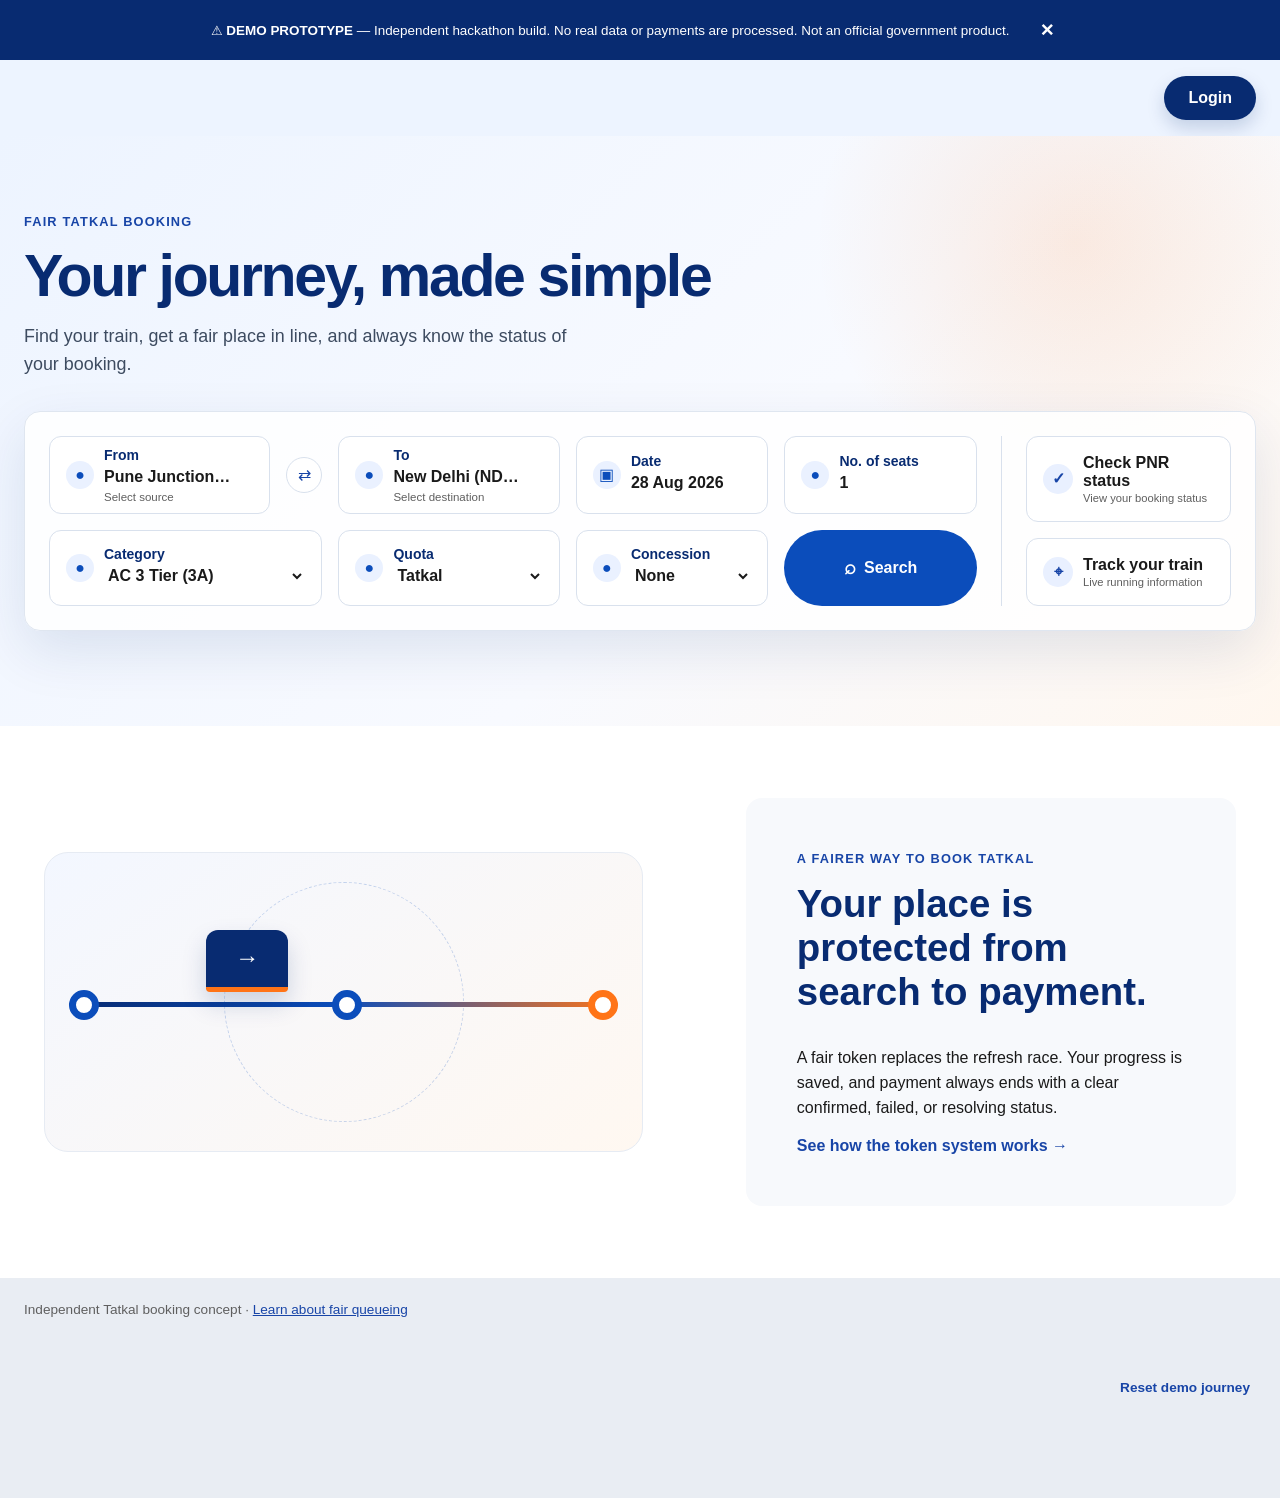
<file: index.html>
<!doctype html>
<html lang="en">
<head>
  <meta charset="utf-8">
  <meta name="viewport" content="width=device-width, initial-scale=1">
  <meta name="description" content="TatkalFair independent fair-queue booking prototype">
  <title>TatkalFair — Fair queue booking</title>
  <link rel="stylesheet" href="css/base.css">
  <link rel="stylesheet" href="css/layout.css">
  <link rel="stylesheet" href="css/components.css">
  <link rel="stylesheet" href="css/states.css">
  <link rel="stylesheet" href="css/responsive.css">
</head>
<body>
  <div id="demo-banner"></div>
  <div id="app" aria-live="polite"></div>
  <div id="toast" class="toast" role="status" aria-live="polite"></div>
  <script type="module" src="js/main.js"></script>
</body>
</html>
</file>
<file: css/base.css>
:root { --navy:#082b71; --blue:#0b4dbb; --azure:#1845a7; --orange:#ff7417; --green:#1c7d48; --rose:#8b073a; --ink:#1a1a1a; --muted:#5f5f5f; --line:#d9e1ed; --wash:#f6f9ff; --tint:#eeeeFA; --white:#fff; --space-2:2px; --space-4:4px; --space-6:6px; --space-8:8px; --space-10:10px; --space-16:16px; --space-18:18px; --space-24:24px; --space-32:32px; --space-48:48px; --radius-4:4px; --radius-8:8px; --radius-12:12px; --radius-16:16px; --radius-pill:999px; --shadow:0 14px 36px rgba(8,43,113,.12); --font-body:"Open Sans",Arial,sans-serif; --font-display:Quicksand,"Trebuchet MS",sans-serif; }
* { box-sizing:border-box; }
html { background:var(--wash); color:var(--ink); font-family:var(--font-body); font-size:16px; }
body { margin:0; min-width:320px; }
button, input, select { font:inherit; }
button, a, input, select { min-height:44px; }
button { cursor:pointer; }
button:disabled { cursor:not-allowed; opacity:.55; }
a { color:var(--azure); }
h1,h2,h3,p { margin-top:0; }
h1,h2,h3 { color:var(--navy); }
h1 { font-family:var(--font-display); font-size:clamp(2rem,4vw,3.7rem); line-height:1.06; letter-spacing:-.04em; }
h2 { font-size:1.35rem; }
h3 { font-size:1rem; }
p { line-height:1.55; }
small,.helper { color:var(--muted); font-size:.875rem; }
label { display:block; color:var(--navy); font-size:.875rem; font-weight:700; margin-bottom:var(--space-6); }
input,select { background:var(--white); border:1px solid var(--line); border-radius:var(--radius-8); color:var(--ink); padding:0 var(--space-10); width:100%; }
input:focus,select:focus,button:focus-visible,a:focus-visible { outline:3px solid rgba(255,116,23,.5); outline-offset:2px; }
hr { border:0; border-top:1px solid var(--line); margin:var(--space-24) 0; }
.hidden,[hidden] { display:none!important; }
.muted { color:var(--muted); }
.eyebrow { color:var(--azure); font-size:.8rem; font-weight:800; letter-spacing:.09em; text-transform:uppercase; }
.lead { color:#364152; font-size:1.08rem; max-width:62ch; }
</file>
<file: css/layout.css>
.demo-banner { align-items:center; background:var(--navy); color:var(--white); display:flex; font-size:.84rem; gap:var(--space-16); justify-content:center; min-height:44px; padding:var(--space-8) var(--space-24); text-align:center; }
.site-header { align-items:center; background:var(--white); border-bottom:1px solid var(--line); display:flex; gap:var(--space-24); justify-content:space-between; margin:auto; min-height:74px; padding:var(--space-10) max(var(--space-24), calc((100vw - 1240px)/2)); }
.site-header nav { display:flex; gap:var(--space-24); margin-left:auto; }
.site-header nav a { align-content:center; color:var(--ink); font-size:.9rem; text-decoration:none; }
.brand { align-items:center; color:var(--navy); display:flex; font-family:var(--font-display); font-size:1.3rem; font-weight:800; gap:var(--space-8); text-decoration:none; }
.brand span span { color:var(--orange); }
.brand-mark { align-items:center; background:var(--navy); border-radius:50%; color:var(--white); display:flex; font-family:var(--font-body); font-size:.65rem; height:34px; justify-content:center; width:34px; }
.profile-button,.icon-button,.text-button { background:transparent; border:0; color:var(--azure); font-weight:700; }
.profile-button { color:var(--navy); }
.icon-button { color:inherit; font-size:1.4rem; min-width:44px; padding:0; }
.page { margin:0 auto; max-width:1240px; padding:var(--space-48) var(--space-24); }
.two-column { align-items:start; display:grid; gap:var(--space-32); grid-template-columns:minmax(0,1.65fr) minmax(300px,.8fr); }
.content-card,.summary-card,.train-card,.more-trains { background:var(--white); border:1px solid var(--line); border-radius:var(--radius-16); box-shadow:0 4px 15px rgba(8,43,113,.04); padding:var(--space-32); }
.site-footer { border-top:1px solid var(--line); color:var(--muted); display:flex; font-size:.85rem; justify-content:space-between; margin-top:var(--space-48); padding:var(--space-24) max(var(--space-24), calc((100vw - 1240px)/2)); }
.home { background:var(--white); }
.home-booking { background:radial-gradient(circle at 84% 18%,rgba(255,116,23,.12),transparent 22%),linear-gradient(135deg,#edf4ff 0%,#f8faff 58%,#fff7ef 100%); min-height:590px; padding:76px max(var(--space-24), calc((100vw - 1240px)/2)) 88px; position:relative; }
.hero { max-width:760px; }
.hero h1 { color:var(--navy); font-size:clamp(calc(2.65rem - 5px),calc(5vw - 5px),calc(4.65rem - 5px)); margin-bottom:var(--space-16); white-space:nowrap; }
.hero>p:not(.eyebrow) { color:#3d4b60; font-size:1.12rem; margin-bottom:var(--space-32); max-width:56ch; }
.search-card { background:rgba(255,255,255,.88); border:1px solid #dfe6f0; border-radius:var(--radius-16); box-shadow:0 20px 55px rgba(8,43,113,.11); display:grid; gap:var(--space-24); grid-template-columns:minmax(0,1fr) 230px; max-width:1240px; padding:var(--space-24); }
.search-grid { display:grid; gap:var(--space-16); grid-template-areas:"from swap to date seats" "category category quota concession submit"; grid-template-columns:1.15fr 36px 1.15fr 1fr 1fr; }
.search-field { align-items:center; background:var(--white); border:1px solid var(--line); border-radius:var(--radius-12); display:grid; gap:var(--space-10); grid-template-columns:28px minmax(0,1fr); min-height:76px; padding:10px var(--space-16); transition:border-color .2s,box-shadow .2s; }
.search-field:focus-within { border-color:var(--blue); box-shadow:0 0 0 3px rgba(11,77,187,.1); }
.field-icon { align-items:center; background:#eaf1ff; border-radius:50%; color:var(--blue); display:flex; height:28px; justify-content:center; width:28px; }
.search-field>div { min-width:0; }
.search-field label { margin:0; }
.search-field input,.search-field select { border:0; border-radius:0; font-weight:700; min-height:28px; overflow:hidden; padding:0; text-overflow:ellipsis; white-space:nowrap; }
.search-field small { display:block; font-size:.72rem; }
.field-from { grid-area:from; }.field-to { grid-area:to; }.field-date { grid-area:date; }.field-seats { grid-area:seats; }.field-category { grid-area:category; }.field-quota { grid-area:quota; }.field-concession { grid-area:concession; }
.swap-stations { align-self:center; background:var(--white); border:1px solid var(--line); border-radius:50%; color:var(--azure); grid-area:swap; min-height:36px; padding:0; width:36px; }
.search-submit { align-self:stretch; gap:var(--space-8); grid-area:submit; }
.search-submit .search-icon { font-size:1.25rem; margin:0; }
.search-submit.is-locked { background:#aeb8c7; cursor:not-allowed; }
.utility-links { border-left:1px solid var(--line); display:grid; gap:var(--space-16); padding-left:var(--space-24); }
.utility-links button { align-items:center; background:var(--white); border:1px solid var(--line); border-radius:var(--radius-12); color:var(--ink); display:flex; font-weight:700; gap:var(--space-10); justify-content:flex-start; padding:var(--space-10) var(--space-16); text-align:left; transition:border-color .2s,transform .2s; }
.utility-links button:hover { border-color:var(--blue); transform:translateY(-1px); }
.utility-links button>span:last-child { display:flex; flex-direction:column; gap:2px; }
.utility-links button small { font-size:.7rem; font-weight:400; }
.utility-icon { align-items:center; background:#e9f0ff; border-radius:50%; color:var(--azure); display:flex; flex:0 0 auto; height:30px; justify-content:center; width:30px; }
.home-story { align-items:center; display:grid; gap:clamp(48px,8vw,120px); grid-template-columns:1.1fr .9fr; margin:auto; max-width:1240px; min-height:470px; padding:72px var(--space-24); }
.home-story article { background:#f7f9fc; border-radius:var(--radius-16); padding:clamp(28px,4vw,52px); }
.home-story article h2 { font-family:var(--font-display); font-size:clamp(1.8rem,3vw,2.75rem); line-height:1.15; }
.home-story article a { font-weight:800; text-decoration:none; }
.story-visual { background:linear-gradient(145deg,#f3f7ff,#fff8f1); border:1px solid #e6ebf3; border-radius:24px; min-height:300px; overflow:hidden; position:relative; }
.story-orbit { border:1px dashed rgba(11,77,187,.22); border-radius:50%; height:240px; left:50%; position:absolute; top:50%; transform:translate(-50%,-50%); width:240px; }
.rail-line { background:linear-gradient(90deg,var(--navy),var(--blue),var(--orange)); border-radius:var(--radius-pill); height:5px; left:4%; position:absolute; right:4%; top:50%; }
.journey-dot { background:var(--white); border:7px solid var(--blue); border-radius:50%; height:30px; position:absolute; top:calc(50% - 12px); width:30px; }.dot-one { left:4%; }.dot-two { left:48%; }.dot-three { border-color:var(--orange); right:4%; }
.train-glyph { align-items:center; background:var(--navy); border-bottom:5px solid var(--orange); border-radius:12px 12px 4px 4px; box-shadow:0 12px 24px rgba(8,43,113,.18); color:var(--white); display:flex; font-size:1.5rem; height:62px; justify-content:center; left:27%; position:absolute; top:calc(50% - 72px); width:82px; }
.login-button { display:none; }
body[data-route="home"] .site-header { background:#edf4ff; border:0; min-height:76px; }
body[data-route="home"] .site-header .brand,body[data-route="home"] .site-header nav { visibility:hidden; }
body[data-route="home"] .login-button { background:var(--navy); border-radius:var(--radius-pill); box-shadow:0 8px 18px rgba(8,43,113,.18); color:var(--white); display:block; padding:0 var(--space-24); }
body[data-route="home"] .account-button { display:none; }
body[data-route="home"] .site-footer { background:#e9edf3; border:0; margin:0; min-height:220px; }
.login-error { align-items:center; background:#fff; border-left:5px solid var(--rose); border-radius:var(--radius-8); box-shadow:var(--shadow); color:var(--ink); display:flex; font-weight:700; gap:var(--space-16); justify-content:space-between; max-width:min(420px,calc(100vw - 32px)); padding:var(--space-16); position:fixed; right:var(--space-24); top:var(--space-24); z-index:30; }
.login-error .icon-button { color:var(--rose); flex:0 0 44px; }
.token-system-modal { background:var(--white); border-radius:var(--radius-16); box-shadow:var(--shadow); max-width:805px; padding:64px 56px 56px; position:relative; text-align:center; width:100%; }
.token-system-modal>.icon-button { color:var(--ink); font-size:2.5rem; position:absolute; right:var(--space-24); top:var(--space-16); }
.token-system-modal .modal-icon { margin-bottom:var(--space-24); }
.token-modal-kicker { color:var(--navy); font-family:var(--font-display); font-size:1.45rem; font-weight:800; margin-bottom:var(--space-32); }
.token-system-modal h2 { color:var(--ink); font-family:var(--font-display); font-size:clamp(1.25rem,2.25vw,1.8rem); font-weight:500; line-height:1.65; margin:0 auto var(--space-48); max-width:680px; }
.token-system-modal h2 strong { color:var(--navy); font-size:clamp(1.75rem,3.4vw,2.7rem); font-weight:800; }
.token-system-modal h2 span { color:var(--orange); display:inline-block; font-size:.5em; vertical-align:middle; }
.token-modal-actions { display:flex; gap:var(--space-16); justify-content:center; }
.token-modal-actions .button { min-width:165px; }
.listing-page-wireframe { max-width:1380px; }
.listing-search-bar { align-items:stretch; background:#f0f3f7; display:grid; gap:var(--space-16); grid-template-columns:auto repeat(7,minmax(105px,1fr)) auto; margin-bottom:var(--space-24); padding:var(--space-16); }
.listing-search-bar>span { background:var(--white); display:flex; flex-direction:column; justify-content:center; min-height:58px; overflow:hidden; padding:var(--space-8) var(--space-10); }
.listing-search-bar small { color:var(--muted); }.listing-search-bar b { font-size:.76rem; overflow:hidden; text-overflow:ellipsis; white-space:nowrap; }
.listing-back { align-items:center; color:var(--ink); display:flex; gap:var(--space-6); text-decoration:none; }
.listing-controls { align-items:center; display:grid; gap:var(--space-24); grid-template-columns:minmax(0,1fr) auto; margin-bottom:var(--space-32); }
.listing-dates { background:#f0f3f7; margin:0; padding:var(--space-16); }.listing-dates button { background:transparent; border:0; min-width:160px; }.listing-dates .selected { background:var(--white); border:0; color:var(--ink); }
.filter-actions { display:flex; gap:var(--space-16); }
.result-train { background:#fffdfd; border:1px solid var(--line); margin-bottom:var(--space-24); padding:var(--space-32); }
.train-overview { align-items:center; display:grid; gap:var(--space-24); grid-template-columns:1.15fr auto .9fr 1.2fr .9fr .85fr; }
.train-identity h2 { font-size:1rem; margin:var(--space-6) 0 var(--space-16); text-transform:uppercase; }.class-tags { display:flex; gap:var(--space-8); }.class-tags span { background:#eef0f3; font-size:.72rem; padding:var(--space-4) var(--space-8); }
.train-service-icons { border-right:1px solid var(--line); color:#d5dbe3; display:flex; font-size:1.5rem; gap:var(--space-8); padding-right:var(--space-18); }
.station-block { display:flex; flex-direction:column; font-size:.88rem; }.station-block span { color:var(--muted); }.arrival { text-align:right; }
.route-duration { align-items:center; color:var(--muted); display:flex; flex-direction:column; font-size:.8rem; }.route-duration i { background:var(--line); height:2px; margin:var(--space-8) 0; position:relative; width:100%; }.route-duration i::after { border-right:2px solid var(--line); border-top:2px solid var(--line); content:""; height:8px; position:absolute; right:0; top:-4px; transform:rotate(45deg); width:8px; }
.train-availability { border-left:1px solid var(--line); display:flex; flex-direction:column; gap:var(--space-16); padding-left:var(--space-24); }.running-days { color:var(--muted); font-size:.75rem; text-decoration:line-through; white-space:nowrap; }
.available-classes { border:1px solid var(--line); margin-top:var(--space-24); padding:var(--space-16); }.class-cards { display:grid; gap:var(--space-16); grid-template-columns:repeat(5,1fr); }
.class-card { border:1px solid #bdc6d2; display:flex; flex-direction:column; min-height:175px; padding:var(--space-16); }.class-card h4 { color:var(--navy); margin:0 0 var(--space-6); }.class-card p { color:var(--orange); font-size:.84rem; margin-bottom:var(--space-6); }.class-card strong { margin-bottom:var(--space-16); }.class-card .button { align-self:flex-start; margin-top:auto; }.class-card.sold-out { opacity:.58; }
.listing-heading { align-items:end; display:flex; justify-content:space-between; margin-bottom:var(--space-24); }
.listing-heading h1 { font-size:2.2rem; }
.date-strip { display:flex; gap:var(--space-8); margin-bottom:var(--space-24); overflow:auto; }
.date-strip button { background:var(--white); border:1px solid var(--line); border-radius:var(--radius-8); min-width:130px; padding:0 var(--space-10); }
.date-strip .selected { border-color:var(--blue); color:var(--blue); font-weight:700; }
.train-card header,.class-row,.alternate-row,.journey-time,.ticket-route,.ticket-details,.status-actions { align-items:center; display:flex; gap:var(--space-16); justify-content:space-between; }
.train-number { color:var(--muted); font-size:.85rem; font-weight:700; }
.journey-time { font-size:.88rem; min-width:210px; }
.journey-time span { color:var(--muted); font-size:.78rem; text-align:center; }
.class-list { border-top:1px solid var(--line); margin-top:var(--space-24); padding-top:var(--space-16); }
.class-list h3 span { color:var(--muted); float:right; font-size:.8rem; font-weight:400; }
.class-row { border-top:1px solid #edf0f6; min-height:58px; }
.class-row span,.token-count { color:var(--orange); font-size:.85rem; font-weight:700; }
.compact { min-height:38px!important; padding:0 var(--space-16)!important; }
.more-trains { margin-top:var(--space-24); }
.back-link { display:inline-block; margin-bottom:var(--space-16); text-decoration:none; }
.token-distribution-page { max-width:1320px; position:relative; }
.token-distribution-layout { align-items:start; display:grid; gap:var(--space-48); grid-template-columns:minmax(0,1.35fr) minmax(360px,.9fr); }
.token-distribution-main>h1 { font-size:2.25rem; margin-top:var(--space-16); }
.request-token-wrap { display:inline-block; margin:var(--space-10) 0 160px; position:relative; z-index:22; }
.request-token-wrap>.button { box-shadow:0 0 0 16px var(--white); }
.request-token-wrap>.button.primary { background:#0b4dbb; border-color:#0b4dbb; color:#fff; }
.request-token-wrap>.button.primary:hover { background:#082b71; border-color:#082b71; color:#fff; }
body.token-guidance-dismissed .request-token-wrap { margin-bottom:var(--space-48); }
body.token-guidance-dismissed .request-token-wrap>.button { box-shadow:none; }
.token-granted-row { align-items:center; display:flex; gap:var(--space-32); margin:var(--space-10) 0 var(--space-48); }
.token-granted-row>.button { flex:0 0 auto; }
.token-granted-row>.button.secondary { border-color:#9aa5b3; color:var(--ink); }
.token-granted-row p { align-items:center; color:var(--muted); display:flex; gap:var(--space-10); margin:0; }
.granted-dot { background:var(--green); border-radius:50%; flex:0 0 auto; height:12px; width:12px; }
.token-granted-row b { color:var(--navy); }
.passenger-dialog { background:var(--white); border-radius:var(--radius-16); box-shadow:var(--shadow); max-width:620px; padding:var(--space-32); position:relative; width:100%; }.passenger-dialog .dialog-close { color:var(--ink); position:absolute; right:var(--space-10); top:var(--space-10); }.passenger-dialog>p { color:var(--muted); }
.saved-passenger-list { display:grid; gap:var(--space-10); margin:var(--space-24) 0; }.saved-passenger-list label { align-items:center; border:1px solid var(--line); border-radius:var(--radius-8); display:flex; gap:var(--space-16); margin:0; padding:var(--space-16); }.saved-passenger-list input { flex:0 0 auto; min-height:auto; width:auto; }.saved-passenger-list span { display:flex; flex-direction:column; }.saved-passenger-list small { margin-top:var(--space-4); }
.new-passenger-form { display:grid; gap:var(--space-16); grid-template-columns:1fr 1fr; margin-top:var(--space-24); }.new-passenger-form .button { grid-column:1/-1; justify-self:start; }
.selected-passengers { background:#f5f8fe; border:1px solid #cfdbef; border-radius:var(--radius-8); margin-top:-20px; padding:var(--space-16); }.selected-passengers h3 { margin-bottom:var(--space-10); }.selected-passengers article { display:flex; flex-direction:column; gap:var(--space-4); padding:var(--space-8) 0; }.selected-passengers article+article { border-top:1px solid var(--line); }.selected-passengers span { color:var(--muted); font-size:.875rem; }
.filled-passenger-list,.review-passengers { background:var(--white); border:1px solid var(--line); padding:var(--space-16); }.filled-passenger-list { margin-top:-20px; }.filled-passenger-list article,.review-passengers article { display:flex; flex-wrap:wrap; gap:var(--space-16); padding:var(--space-8) 0; }.filled-passenger-list article+article,.review-passengers article+article { border-top:1px solid var(--line); }.filled-passenger-list span,.review-passengers span { color:var(--muted); font-size:.875rem; }.review-passengers { margin:var(--space-24) 0; }.review-passengers h3 { margin-bottom:var(--space-10); }.details-edit-link { color:var(--ink); font-weight:700; margin-top:var(--space-8); }.filled-fare p { margin-bottom:var(--space-8); }.booking-review-panel>a { display:block; }.pay-book-button { display:flex; margin-top:var(--space-24); width:max-content; }
.payment-gateway-selection { max-width:1320px; }.payment-gateway-layout { align-items:start; display:grid; gap:var(--space-24); grid-template-columns:minmax(0,1.35fr) minmax(380px,1fr); }.payment-method-panel,.payment-review-panel { background:#f2f4f7; padding:var(--space-24); }.payment-method-panel>header { align-items:center; display:flex; justify-content:space-between; }.payment-method-panel>header h1 { align-items:center; display:flex; font-size:1.2rem; gap:var(--space-10); margin:0; }.payment-method-panel>header>div { display:flex; flex-direction:column; text-align:right; }.payment-method-panel>header strong { color:var(--navy); font-size:1.8rem; }
.ipay-choice { align-items:center; background:var(--white); border:1px solid var(--line); cursor:pointer; display:flex; gap:var(--space-16); margin:var(--space-32) 0; padding:var(--space-24); }.ipay-choice input { accent-color:var(--blue); cursor:pointer; flex:0 0 auto; min-height:auto; width:18px; }.ipay-choice:has(input:checked) { background:#f3f7ff; border-color:var(--blue); }.ipay-choice>span:last-child { display:flex; flex-direction:column; }.ipay-choice small { margin-top:var(--space-6); }.payment-logo { align-items:center; background:var(--blue); border-radius:50%; color:var(--white); display:flex; font-size:1.2rem; font-weight:800; height:38px; justify-content:center; width:38px; }
.method-group { border-bottom:1px solid var(--line); padding:0 0 var(--space-24); }.method-group h2 { align-items:center; display:flex; font-size:1rem; gap:var(--space-10); margin:var(--space-24) 0 var(--space-16); }.method-group h2 .section-dot { font-size:0; }.method-group:nth-of-type(1) h2 .section-dot::before { content:"▤"; font-size:.9rem; }.method-group:nth-of-type(2) h2 .section-dot::before { content:"₹"; font-size:.9rem; }.method-group:nth-of-type(3) h2 .section-dot::before { content:"▰"; font-size:.9rem; }.method-group:nth-of-type(4) h2 .section-dot::before { content:"▣"; font-size:.9rem; }.method-tiles { display:grid; gap:var(--space-16); grid-template-columns:repeat(4,1fr); }.method-option { align-items:center; display:flex; flex-direction:column; font-size:.8rem; gap:var(--space-8); text-align:center; }.method-mark { align-items:center; background:var(--white); border:1px solid var(--line); border-radius:var(--radius-8); color:var(--blue); display:flex; font-weight:800; height:64px; justify-content:center; width:100%; }
.payment-review-panel .summary-heading { margin:var(--space-32) 0 var(--space-16); }.payment-review-panel>a { color:var(--ink); display:block; font-weight:700; }.payment-review-panel .stepper li { position:relative; }.payment-review-panel .stepper li:not(:last-child)::after { background:repeating-linear-gradient(90deg,#b8c1cf 0 7px,transparent 7px 11px); content:""; height:2px; left:calc(50% + 17px); position:absolute; top:12px; width:calc(100% - 34px); }.payment-review-panel .stepper li.done::after { background:repeating-linear-gradient(90deg,var(--green) 0 7px,transparent 7px 11px); }.payment-review-panel .stepper li span { position:relative; z-index:1; }
.token-request-tip { background:var(--white); border-radius:var(--radius-16); box-shadow:var(--shadow); left:-20px; min-width:480px; padding:var(--space-24); position:absolute; top:74px; }
.token-request-tip .tip-arrow { color:var(--ink); font-size:2.4rem; left:62px; line-height:1; position:absolute; top:-17px; }
.token-request-tip .icon-button { color:var(--ink); position:absolute; right:var(--space-10); top:var(--space-8); }
.token-request-tip p { color:var(--ink); font-family:var(--font-display); font-size:1.8rem; line-height:1.2; margin:0; }
.token-highlight-backdrop { background:rgba(25,31,40,.52); inset:0; position:fixed; z-index:20; }
.same-route { position:relative; z-index:1; }.same-route>h2 { font-size:1.15rem; }
.same-route-card { align-items:center; background:var(--white); border:1px solid var(--line); display:grid; gap:var(--space-16); grid-template-columns:1.1fr auto .85fr 1fr .85fr auto; margin-bottom:var(--space-24); padding:var(--space-24); }
.same-route-card h3 { margin:var(--space-4) 0 var(--space-10); text-transform:uppercase; }
.token-train-summary { background:var(--white); border:1px solid var(--line); box-shadow:0 4px 15px rgba(8,43,113,.06); padding:var(--space-24); position:relative; z-index:1; }
.token-train-summary .stepper li { position:relative; }
.token-train-summary .stepper li:not(:last-child)::after { background:repeating-linear-gradient(90deg,#b8c1cf 0 7px,transparent 7px 11px); content:""; height:2px; left:calc(50% + 17px); position:absolute; top:12px; width:calc(100% - 34px); z-index:0; }
.token-train-summary .stepper li.active::after { background:repeating-linear-gradient(90deg,#b8c1cf 0 7px,transparent 7px 11px); }
.token-train-summary .stepper li span { position:relative; z-index:1; }
.summary-heading { align-items:center; display:flex; gap:var(--space-10); }.summary-heading h2 { margin:0; }
.summary-route { align-items:center; display:grid; gap:var(--space-16); grid-template-columns:1fr 1fr 1fr; }.summary-route>div { display:flex; flex-direction:column; }.summary-route .arrival { display:flex; flex-direction:column; }
.token-train-summary dl { display:grid; grid-template-columns:110px 1fr; line-height:1.8; }.token-train-summary dt { font-weight:700; }.token-train-summary dd { color:var(--muted); margin:0; }
.details-wireframe { max-width:1320px; position:relative; }
.details-deadline { align-items:center; display:flex; gap:var(--space-10); justify-content:flex-end; margin-top:-52px; }.details-deadline>span { background:var(--orange); border-radius:50%; height:12px; width:12px; }
.details-layout { align-items:start; display:grid; gap:var(--space-24); grid-template-columns:minmax(0,1.35fr) minmax(380px,1fr); margin-top:var(--space-32); }
.details-main { display:flex; flex-direction:column; gap:var(--space-32); }.details-section { border:1px solid var(--line); padding:var(--space-24); }
.boarding-section h2 { font-size:1.15rem; }.boarding-choice { align-items:center; background:var(--white); border:1px solid var(--line); display:flex; gap:var(--space-16); justify-content:space-between; padding:var(--space-16); text-align:left; width:100%; }.boarding-choice b { color:var(--navy); text-transform:uppercase; }
.details-heading { align-items:center; display:flex; justify-content:space-between; }.details-heading>div { display:flex; gap:10px; }.details-heading h2,.payment-preview h2 { align-items:center; display:flex; font-size:1.1rem; gap:var(--space-10); margin:0; }.section-dot { align-items:center; background:#e6edfa; border-radius:50%; color:var(--blue); display:inline-flex; flex:0 0 auto; font-size:.9rem; font-weight:800; height:28px; justify-content:center; width:28px; }.details-heading .section-dot::before { content:"♙"; }.loyalty-heading .section-dot::before { content:"★"; }.preference-section .section-dot::before { content:"⚙"; }.payment-preview .section-dot::before { content:"₹"; }
.loyalty-heading { align-items:center; display:flex; gap:var(--space-16); }.loyalty-heading h3,.loyalty-heading p { margin:0; }.loyalty-actions { display:grid; gap:var(--space-10); grid-template-columns:repeat(3,1fr); margin-top:var(--space-18); }.loyalty-actions button { background:var(--white); border:1px solid var(--line); text-align:left; }.loyalty-actions button span { background:#d8dee8; border-radius:50%; display:inline-block; height:10px; margin:0 var(--space-10); width:10px; }
.mobile-entry { align-items:center; border:1px solid var(--line); display:flex; margin-top:var(--space-24); max-width:360px; padding-left:var(--space-16); }.mobile-entry input { border:0; }
.preference-section h2 { align-items:center; display:flex; font-size:1.05rem; gap:var(--space-10); justify-content:space-between; }.preference-section h2 b { margin-left:auto; }.preference-section label { border:1px solid var(--line); font-weight:400; margin-top:var(--space-24); max-width:320px; padding:var(--space-10); }.preference-section input { border:0; min-height:30px; width:auto; }
.payment-preview { display:flex; flex-direction:column; gap:var(--space-18); }.payment-preview>label { align-items:center; border:1px solid var(--line); display:flex; justify-content:space-between; margin:0; padding:var(--space-10); }.payment-preview>label span { display:flex; flex-direction:column; }.payment-preview>label small { margin-top:var(--space-4); }.payment-preview>label input { width:auto; }.payment-preview>.button { align-self:flex-start; }
.booking-review-panel { background:#f2f4f7; padding:var(--space-24); }.booking-review-panel .stepper li { position:relative; }.booking-review-panel .stepper li:not(:last-child)::after { background:repeating-linear-gradient(90deg,#b8c1cf 0 7px,transparent 7px 11px); content:""; height:2px; left:calc(50% + 17px); position:absolute; top:12px; width:calc(100% - 34px); z-index:0; }.booking-review-panel .stepper li.done::after { background:repeating-linear-gradient(90deg,var(--green) 0 7px,transparent 7px 11px); }.booking-review-panel .stepper li span { position:relative; z-index:1; }.booking-review-panel .summary-heading { margin:var(--space-32) 0 var(--space-16); }.booking-review-panel .summary-heading .utility-icon { font-size:0; }.booking-review-panel .summary-heading .utility-icon::before { content:"✓"; font-size:.9rem; font-weight:800; }.review-train,.fare-preview { background:var(--white); border:1px solid var(--line); padding:var(--space-16); }.review-train dl { display:grid; grid-template-columns:100px 1fr; line-height:1.7; }.review-train dd { color:var(--muted); margin:0; }.fare-preview { margin:var(--space-24) 0; }.fare-preview p { display:flex; justify-content:space-between; }.fare-preview span small { display:block; }.booking-review-panel>a { color:var(--ink); font-weight:700; }
.summary-card { position:sticky; top:var(--space-16); }
.stepper { display:flex; justify-content:space-between; list-style:none; margin:var(--space-24) 0; padding:0; }
.stepper li { color:var(--muted); font-size:.68rem; font-weight:700; text-align:center; width:25%; }
.stepper li span { align-items:center; background:#e7ebf2; border-radius:50%; display:flex; height:25px; justify-content:center; margin:0 auto var(--space-4); width:25px; }
.stepper li.active,.stepper li.done { color:var(--blue); }.stepper li.active span { background:var(--blue); color:var(--white); }.stepper li.done span { background:var(--green); color:var(--white); }
.seat-hold { background:#fff4e9; border-left:4px solid var(--orange); border-radius:var(--radius-4); display:grid; gap:var(--space-4); padding:var(--space-16); }.seat-hold strong { color:#a54500; font-size:1.5rem; }
.alternate { border-top:1px solid var(--line); margin-top:var(--space-32); padding-top:var(--space-24); }.alternate-row { border-bottom:1px solid var(--line); padding:var(--space-10) 0; }.alternate-row small { display:block; }
.form-grid { display:grid; gap:var(--space-16); grid-template-columns:1fr 1fr; margin:var(--space-24) 0; }.contact-box,.passenger-card { background:var(--wash); border:1px solid #dbe7fb; border-radius:var(--radius-12); margin:var(--space-24) 0; padding:var(--space-16); }.passenger-card { align-items:center; display:flex; gap:var(--space-16); }.passenger-card p { margin:var(--space-4) 0; }.avatar { align-items:center; background:var(--navy); border-radius:50%; color:var(--white); display:flex; height:42px; justify-content:center; width:42px; }.passenger-card .text-button { margin-left:auto; }.preferences { margin-top:var(--space-24); }.preferences label { font-weight:400; margin-top:var(--space-16); }.preferences input { width:auto; }
.payable { background:var(--navy); border-radius:var(--radius-12); color:var(--white); display:flex; flex-direction:column; gap:var(--space-4); margin:var(--space-24) 0; padding:var(--space-24); }.payable strong { font-size:2rem; }.payable small { color:#d9e6ff; }.payment-methods { border:0; margin:var(--space-24) 0; padding:0; }.payment-methods legend { color:var(--navy); font-weight:800; margin-bottom:var(--space-10); }.payment-choice { align-items:center; border:1px solid var(--line); border-radius:var(--radius-8); display:flex; gap:var(--space-10); margin:var(--space-8) 0; min-height:56px; padding:var(--space-8) var(--space-10); }.payment-choice.checked { background:#f2f6ff; border-color:var(--blue); }.payment-choice input { min-height:auto; width:auto; }.payment-choice small { margin-left:auto; }.fare-details { border-top:1px solid var(--line); padding-top:var(--space-16); }.fare-details p { display:flex; justify-content:space-between; }.terms { font-size:.875rem; }
.gateway-page { background:#f3f4f6; min-height:calc(100vh - 118px); }.gateway-top { align-items:center; background:#172035; color:var(--white); display:flex; justify-content:space-between; padding:var(--space-16) max(var(--space-24), calc((100vw - 1100px)/2)); }.gateway-brand { font-size:1.25rem; font-weight:800; }.gateway-brand small { color:#b9c1d2; display:block; }.gateway-layout { display:grid; grid-template-columns:280px 1fr; margin:auto; max-width:1100px; padding:var(--space-48) var(--space-24); }.gateway-layout aside { background:#26324c; color:var(--white); display:flex; flex-direction:column; padding:var(--space-32); }.gateway-layout aside p { color:#c5ccdb; margin-bottom:var(--space-4); }.gateway-layout aside strong { font-size:1.9rem; }.gateway-layout aside small { color:#c5ccdb; margin-top:auto; }.gateway-main { background:var(--white); padding:var(--space-48); text-align:center; }.gateway-main h1 { font-size:2.3rem; }.qr { background:repeating-linear-gradient(90deg,#172035 0 10px,transparent 10px 17px),repeating-linear-gradient(#172035 0 9px,transparent 9px 16px); border:12px solid var(--white); box-shadow:0 0 0 1px var(--line); height:205px; margin:var(--space-24) auto; position:relative; width:205px; }.qr i { background:var(--white); border:8px solid #172035; height:48px; position:absolute; width:48px; }.qr i:nth-child(1){left:8px;top:8px}.qr i:nth-child(2){right:8px;top:8px}.qr i:nth-child(3){left:8px;bottom:8px}.qr i:nth-child(4){right:38px;bottom:35px}.qr i:nth-child(5){left:80px;top:82px}.gateway-actions { display:flex; flex-direction:column; gap:var(--space-10); margin:var(--space-24) auto 0; max-width:370px; }
.payment-page-wireframe { margin:auto; max-width:1380px; min-height:calc(100vh - 118px); padding:var(--space-48) var(--space-32) 110px; }.payment-page-top { align-items:center; display:flex; justify-content:space-between; margin-bottom:var(--space-32); }.payment-page-top p { align-items:center; color:var(--muted); display:flex; font-weight:700; gap:var(--space-8); margin:0; }.payment-page-top p>span { background:var(--orange); border-radius:50%; height:12px; width:12px; }.payment-page-layout { display:grid; gap:var(--space-24); grid-template-columns:380px 1fr; }.payment-total-panel,.payment-options-panel { background:var(--white); border:1px solid var(--line); min-height:900px; }.payment-total-panel { display:flex; flex-direction:column; padding:56px var(--space-24) var(--space-24); }.payment-total-panel h1 { align-items:center; display:flex; font-size:1.35rem; gap:var(--space-10); margin:0; }.payment-total { align-items:center; background:var(--white); border:1px solid var(--line); display:grid; font-size:1.25rem; grid-template-columns:1fr auto auto; margin-top:64px; padding:var(--space-24) var(--space-16); text-align:left; width:100%; }.payment-total strong { font-size:1.6rem; margin-right:var(--space-24); }.payment-total-panel footer { align-items:center; display:flex; gap:var(--space-10); justify-content:center; margin-top:auto; }.payment-options-panel>header { align-items:center; border-bottom:1px solid var(--line); display:flex; justify-content:center; min-height:130px; position:relative; }.payment-options-panel>header h2 { font-size:1.35rem; margin:0; }.payment-options-panel>header a { color:var(--ink); font-size:2rem; position:absolute; right:var(--space-32); text-decoration:none; }.payment-options-body { display:grid; grid-template-columns:330px 1fr; min-height:768px; }.payment-options-body nav { border-right:1px solid var(--line); }.payment-options-body nav h3 { border-bottom:1px solid var(--line); margin:0; padding:56px var(--space-16) var(--space-16); }.upi-option { align-items:center; background:var(--white); border:0; border-bottom:1px solid var(--line); display:flex; gap:var(--space-16); padding:var(--space-24); text-align:left; width:100%; }.upi-option>span:last-child { display:flex; flex-direction:column; }.upi-option b { font-size:1.15rem; }.upi-option small { margin-top:var(--space-6); }.upi-qr-panel { padding:var(--space-24); text-align:center; }.upi-qr-panel>h2 { margin:0 0 var(--space-16); }.upi-app-marks { display:flex; gap:var(--space-16); justify-content:center; }.upi-app-marks span { align-items:center; background:#e7ebf2; border-radius:50%; color:var(--blue); display:flex; font-size:.65rem; font-weight:800; height:28px; justify-content:center; width:28px; }.qr-card { align-items:center; background:var(--white); border:1px solid var(--line); display:flex; flex-direction:column; margin:var(--space-32) auto 0; padding:var(--space-24); width:min(410px,100%); }.qr-card .qr { display:block; margin:0 auto var(--space-24); }.qr-card>span:last-child { font-size:1rem; }
.payment-demo-note { background:#f3f7ff; border-left:3px solid var(--blue); display:flex; flex-direction:column; gap:var(--space-4); margin:var(--space-24) 0 var(--space-16); padding:var(--space-16); }.payment-demo-note span { color:var(--muted); font-size:.85rem; line-height:1.45; }.payment-demo-actions { display:flex; flex-direction:column; gap:var(--space-10); }.payment-demo-actions .button { justify-content:center; width:100%; }.payment-failed-action { border-color:#a51445; color:#a51445; }.payment-outcome-backdrop { align-items:flex-start; background:rgba(20,25,34,.42); display:flex; inset:0; justify-content:center; padding:220px var(--space-24) var(--space-24); position:fixed; z-index:50; }.payment-outcome-modal { align-items:center; background:var(--white); box-shadow:var(--shadow); display:flex; flex-direction:column; max-width:500px; min-height:370px; padding:76px var(--space-48) var(--space-48); position:relative; text-align:center; width:100%; }.payment-outcome-modal>a { color:var(--ink); font-size:2rem; position:absolute; right:var(--space-24); text-decoration:none; top:var(--space-16); }.payment-outcome-icon { align-items:center; background:#e7ebf2; border-radius:50%; color:var(--blue); display:flex; font-size:1.2rem; font-weight:800; height:44px; justify-content:center; width:44px; }.payment-outcome-modal h1 { font-size:1.8rem; margin:var(--space-24) 0 var(--space-16); }.payment-outcome-modal p { font-size:1.05rem; margin:0; max-width:360px; }.payment-outcome-modal small { color:var(--muted); margin-top:var(--space-24); }.payment-outcome-success .payment-outcome-icon { background:#e8f6ed; color:var(--green); }.payment-outcome-failed .payment-outcome-icon { background:#fbeef3; color:#a51445; }.payment-outcome-pending .payment-outcome-icon { background:#fff4e9; color:var(--orange); }
.status-page { align-items:center; display:flex; justify-content:center; min-height:calc(100vh - 118px); padding:var(--space-24); position:relative; }.gateway-backdrop { background:linear-gradient(130deg,#243555,#e1e6ef); inset:0; opacity:.52; position:absolute; }.status-modal { background:var(--white); border-radius:var(--radius-16); box-shadow:var(--shadow); max-width:620px; padding:var(--space-32); position:relative; width:100%; }.status-card { align-items:flex-start; border-radius:var(--radius-12); display:flex; gap:var(--space-16); padding:var(--space-24); }.status-card p { margin-bottom:var(--space-6); }.status-card.success { background:#ebf8ef; color:#125a31; }.status-card.error { background:#fbeef3; color:#760631; }.status-card.pending { background:#fff4e9; color:#934100; }.status-card.info { background:#eaf2ff; color:#123d8b; }.status-icon { align-items:center; background:currentColor; border-radius:50%; color:var(--white); display:flex; flex:0 0 auto; font-size:1.2rem; font-weight:800; height:34px; justify-content:center; width:34px; }.reconciliation { border-left:3px solid var(--orange); margin:var(--space-24) 0; padding-left:var(--space-16); }.status-actions { flex-wrap:wrap; justify-content:flex-start; margin-top:var(--space-24); }
.confirmation { max-width:840px; }.ticket { border-top:8px solid var(--green); }.ticket-route { border-bottom:1px dashed var(--line); border-top:1px dashed var(--line); margin:var(--space-32) 0; padding:var(--space-24) 0; text-align:center; }.ticket-route div { display:flex; flex-direction:column; gap:var(--space-4); }.ticket-route strong { color:var(--navy); font-size:1.35rem; }.ticket-details { align-items:flex-start; flex-wrap:wrap; justify-content:flex-start; }.ticket-details span { display:flex; flex-direction:column; gap:var(--space-4); min-width:42%; }.ticket-details b { color:var(--navy); }.explainer { max-width:880px; }.explainer h1 { margin-bottom:var(--space-16); }.how-steps { list-style:none; margin:var(--space-32) 0; padding:0; }.how-steps li { display:flex; gap:var(--space-16); margin-bottom:var(--space-24); }.how-steps li>span { align-items:center; background:var(--navy); border-radius:50%; color:var(--white); display:flex; flex:0 0 auto; font-weight:800; height:38px; justify-content:center; width:38px; }.how-steps h2 { margin-bottom:var(--space-4); }.how-steps p { margin:0; }.important { margin-bottom:var(--space-24); }.resume-page { display:grid; gap:var(--space-32); grid-template-columns:minmax(0,1fr) 330px; max-width:950px; }.resume-page .status-card { margin-bottom:var(--space-24); }.resume-page .content-card>.text-button { margin-left:var(--space-16); }.toast { background:#18243a; border-radius:var(--radius-8); bottom:var(--space-24); color:var(--white); left:50%; max-width:min(90vw,560px); opacity:0; padding:var(--space-16); pointer-events:none; position:fixed; transform:translate(-50%,20px); transition:.2s; z-index:10; }.toast.is-visible { opacity:1; transform:translate(-50%,0); }.modal-backdrop { align-items:center; background:rgba(8,26,61,.62); display:flex; inset:0; justify-content:center; padding:var(--space-24); position:fixed; z-index:20; }.queue-modal { background:var(--white); border-radius:var(--radius-16); box-shadow:var(--shadow); max-width:450px; padding:var(--space-48); position:relative; text-align:center; }.queue-modal .icon-button { position:absolute; right:var(--space-10); top:var(--space-10); }.modal-icon { align-items:center; background:#fff4e9; border-radius:50%; color:var(--orange); display:inline-flex; font-size:2rem; height:64px; justify-content:center; width:64px; }
</file>
<file: css/components.css>
.button { align-items:center; border:1px solid transparent; border-radius:var(--radius-pill); display:inline-flex; font-weight:800; justify-content:center; padding:0 var(--space-24); text-decoration:none; }.button.primary { background:var(--blue); color:var(--white); }.button.primary:hover { background:var(--azure); }.button.secondary { background:var(--white); border-color:var(--blue); color:var(--blue); }.button span { font-size:1.15rem; margin-left:var(--space-8); }
</file>
<file: css/states.css>
.is-loading { cursor:wait; opacity:.7; }.is-error { border-color:var(--rose); }.is-success { border-color:var(--green); }.is-disabled { opacity:.55; pointer-events:none; }
</file>
<file: css/responsive.css>
@media (max-width: 1023px) { .search-card { grid-template-columns:1fr; }.search-grid { grid-template-areas:"from swap to" "date seats category" "quota concession submit"; grid-template-columns:1fr 36px 1fr; }.utility-links { border-left:0; border-top:1px solid var(--line); grid-template-columns:1fr 1fr; padding-left:0; padding-top:var(--space-24); }.two-column { grid-template-columns:1fr; }.summary-card { position:static; }.resume-page { grid-template-columns:1fr; } }
@media (max-width: 767px) { .demo-banner { font-size:.72rem; justify-content:space-between; text-align:left; }.site-header { gap:var(--space-10); min-height:62px; padding:var(--space-8) var(--space-16); }.site-header nav { display:none; }.account-button { font-size:0; }.home-booking { min-height:auto; padding:var(--space-32) var(--space-16) var(--space-48); }.home-story { grid-template-columns:1fr; padding:var(--space-48) var(--space-16); }.story-visual { min-height:220px; }.search-grid { grid-template-areas:"from" "swap" "to" "date" "seats" "category" "quota" "concession" "submit"; grid-template-columns:1fr; }.swap-stations { justify-self:center; margin:-10px 0; transform:rotate(90deg); z-index:1; }.utility-links { grid-template-columns:1fr; }.page { padding:var(--space-32) var(--space-16); }.search-card,.content-card,.summary-card,.train-card,.more-trains { padding:var(--space-24); }.search-field { min-height:72px; }.hero h1 { font-size:calc(2.5rem - 5px); white-space:normal; }.listing-heading { align-items:flex-start; flex-direction:column; gap:var(--space-16); }.train-card header { align-items:flex-start; flex-direction:column; }.class-row { align-items:flex-start; flex-wrap:wrap; gap:var(--space-8); padding:var(--space-10) 0; }.class-row b { width:100%; }.class-row .button { margin-left:auto; }.class-list h3 span { display:block; float:none; margin-top:var(--space-4); }.token-system-modal { padding:56px var(--space-24) var(--space-32); }.token-system-modal h2 br { display:none; }.token-modal-actions { flex-direction:column; }.gateway-layout { grid-template-columns:1fr; padding:var(--space-24) var(--space-16); }.gateway-layout aside { gap:var(--space-8); }.gateway-layout aside small { margin-top:var(--space-16); }.gateway-main { padding:var(--space-32) var(--space-16); }.gateway-main h1 { font-size:2rem; }.site-footer { align-items:flex-start; flex-direction:column; gap:var(--space-10); padding:var(--space-24) var(--space-16); }.ticket-details span { min-width:100%; }.stepper li { font-size:.58rem; } }
@media (max-width: 374px) { .search-card,.content-card,.summary-card,.train-card,.more-trains { padding:var(--space-16); }.button { padding:0 var(--space-16); }.demo-banner { padding:var(--space-6) var(--space-10); } }
@media (max-width: 1023px) { .listing-search-bar { display:flex; overflow:auto; }.listing-search-bar>span { flex:0 0 150px; }.train-overview { grid-template-columns:1fr 1fr 1fr; }.train-service-icons,.train-availability { border:0; padding:0; }.class-cards { grid-template-columns:repeat(3,1fr); } }
@media (max-width: 767px) { .listing-controls { align-items:stretch; grid-template-columns:1fr; }.filter-actions { justify-content:flex-end; }.result-train { padding:var(--space-16); }.train-overview { align-items:start; grid-template-columns:1fr 1fr; }.route-duration { grid-column:1/-1; }.arrival { text-align:left; }.class-cards { display:flex; overflow:auto; }.class-card { flex:0 0 210px; } }
@media (max-width: 1023px) { .token-distribution-layout { grid-template-columns:1fr; }.token-train-summary { grid-row:1; }.same-route-card { grid-template-columns:1fr 1fr 1fr; } }
@media (max-width: 767px) { .token-request-tip { left:-8px; min-width:min(440px,calc(100vw - 32px)); }.token-request-tip p { font-size:1.4rem; }.request-token-wrap { margin-bottom:140px; }.same-route-card { grid-template-columns:1fr 1fr; }.same-route-card .route-duration { grid-column:1/-1; } }
@media (max-width: 767px) { .token-granted-row { align-items:flex-start; flex-direction:column; gap:var(--space-16); } }
@media (max-width: 1023px) { .details-layout { grid-template-columns:1fr; }.booking-review-panel { grid-row:1; }.details-deadline { margin-top:0; } }
@media (max-width: 767px) { .details-heading { align-items:flex-start; flex-direction:column; gap:var(--space-16); }.boarding-choice { align-items:flex-start; flex-direction:column; }.loyalty-actions { grid-template-columns:1fr; }.summary-route { grid-template-columns:1fr; }.details-deadline { align-items:flex-start; justify-content:flex-start; } }
@media (max-width: 767px) { .new-passenger-form { grid-template-columns:1fr; } }
@media (max-width: 1023px) { .payment-gateway-layout { grid-template-columns:1fr; }.payment-review-panel { grid-row:1; } }
@media (max-width: 1023px) { .payment-page-layout { grid-template-columns:1fr; }.payment-total-panel,.payment-options-panel { min-height:auto; }.payment-total-panel footer { margin-top:var(--space-48); }.payment-options-body { grid-template-columns:1fr; }.payment-options-body nav { border-bottom:1px solid var(--line); border-right:0; }.payment-options-body nav h3 { padding-top:var(--space-24); } }
@media (max-width: 767px) { .payment-page-wireframe { padding:var(--space-32) var(--space-16); }.payment-page-top { align-items:flex-start; flex-direction:column; gap:var(--space-16); }.payment-total-panel { padding:var(--space-24); }.payment-total { margin-top:var(--space-32); }.payment-options-panel>header { min-height:88px; }.upi-qr-panel { padding:var(--space-16); }.qr-card { padding:var(--space-16); } }
@media (max-width: 767px) { .payment-method-panel>header { align-items:flex-start; flex-direction:column; gap:var(--space-16); }.payment-method-panel>header>div { text-align:left; }.method-tiles { grid-template-columns:repeat(2,1fr); } }
</file>
